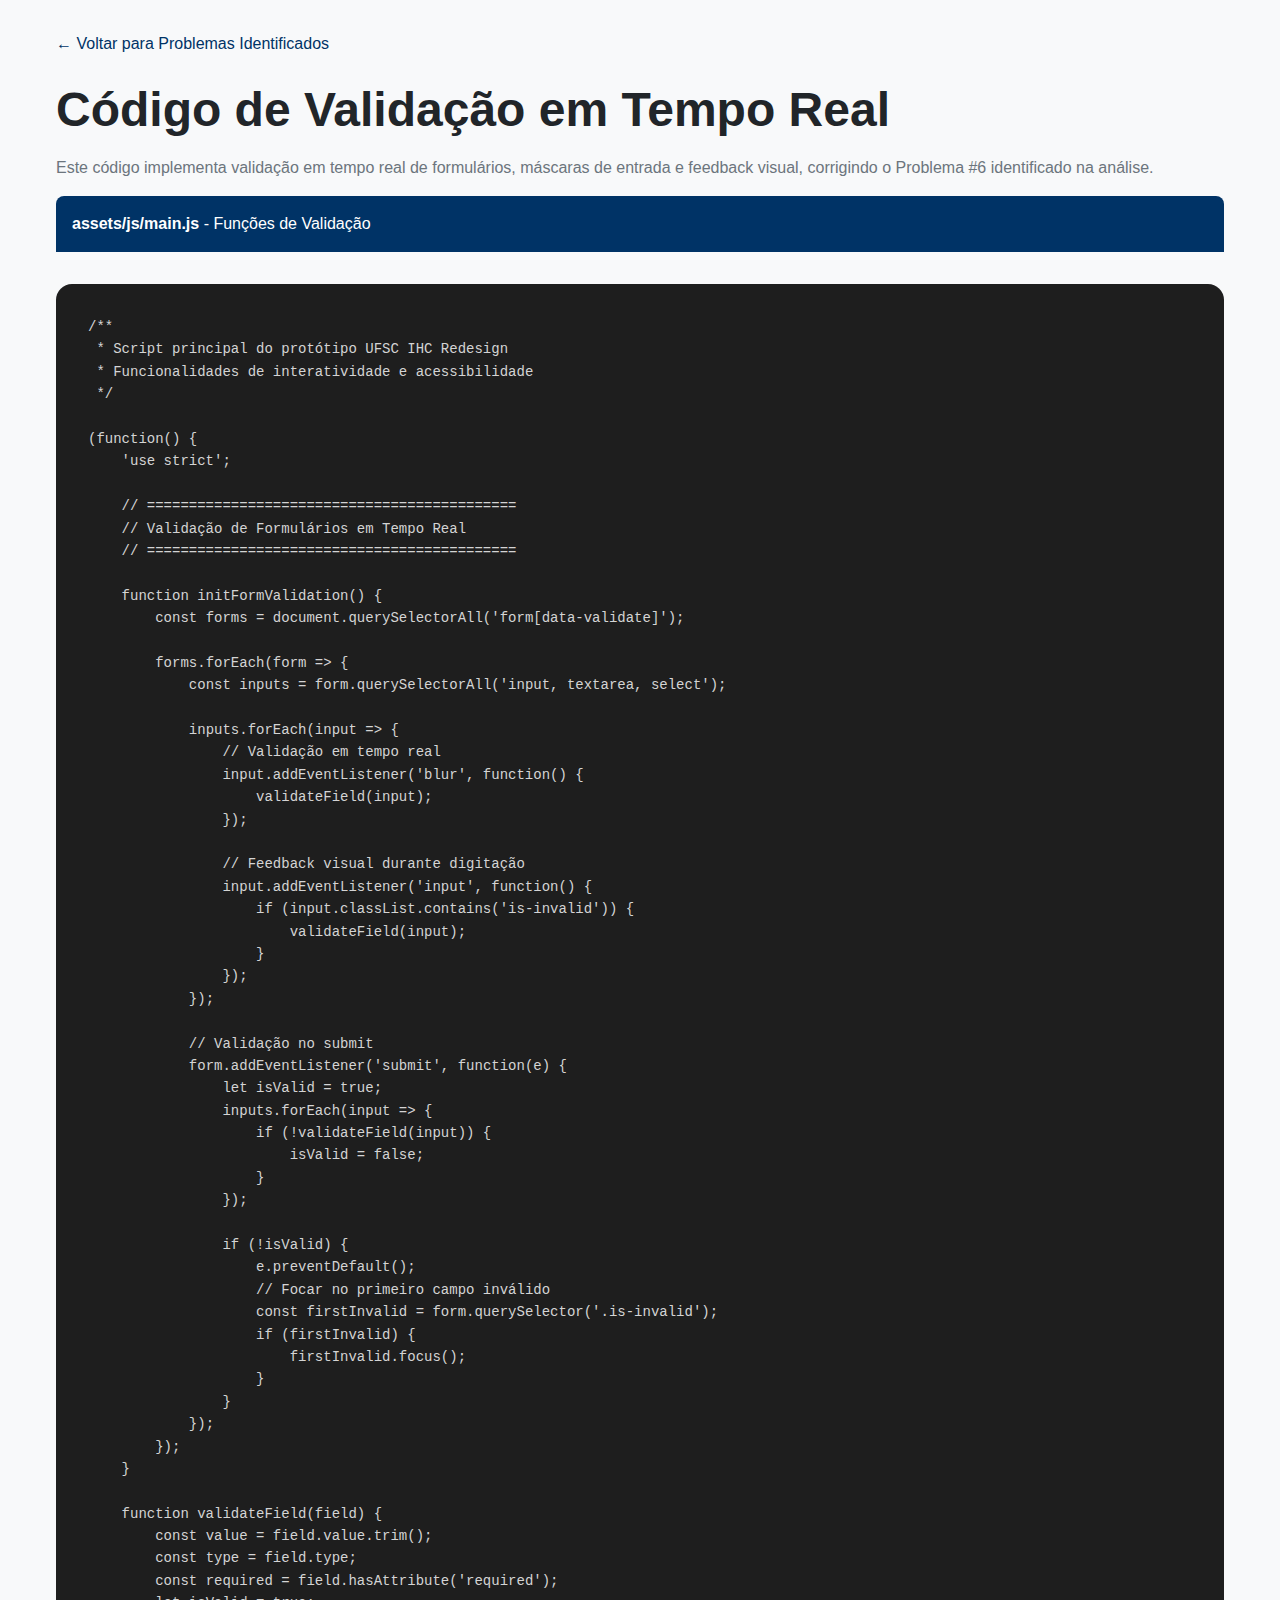
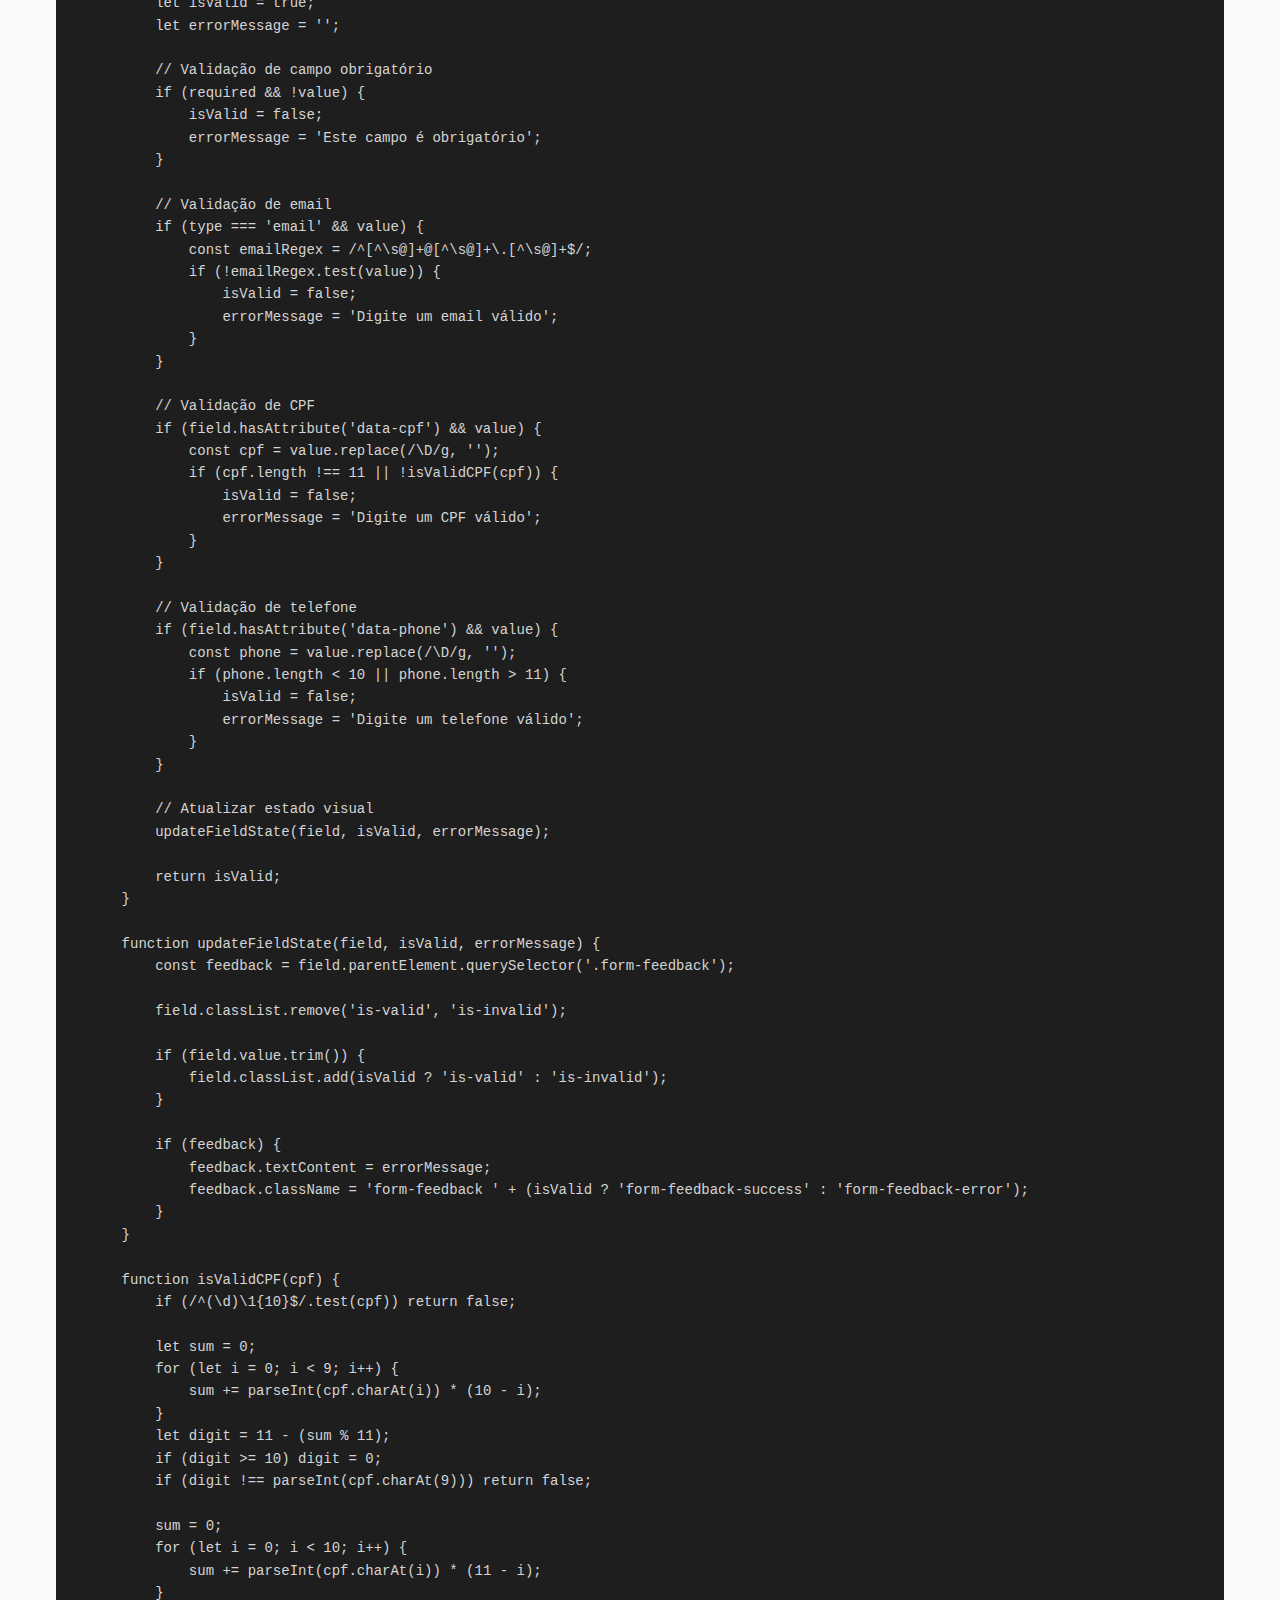
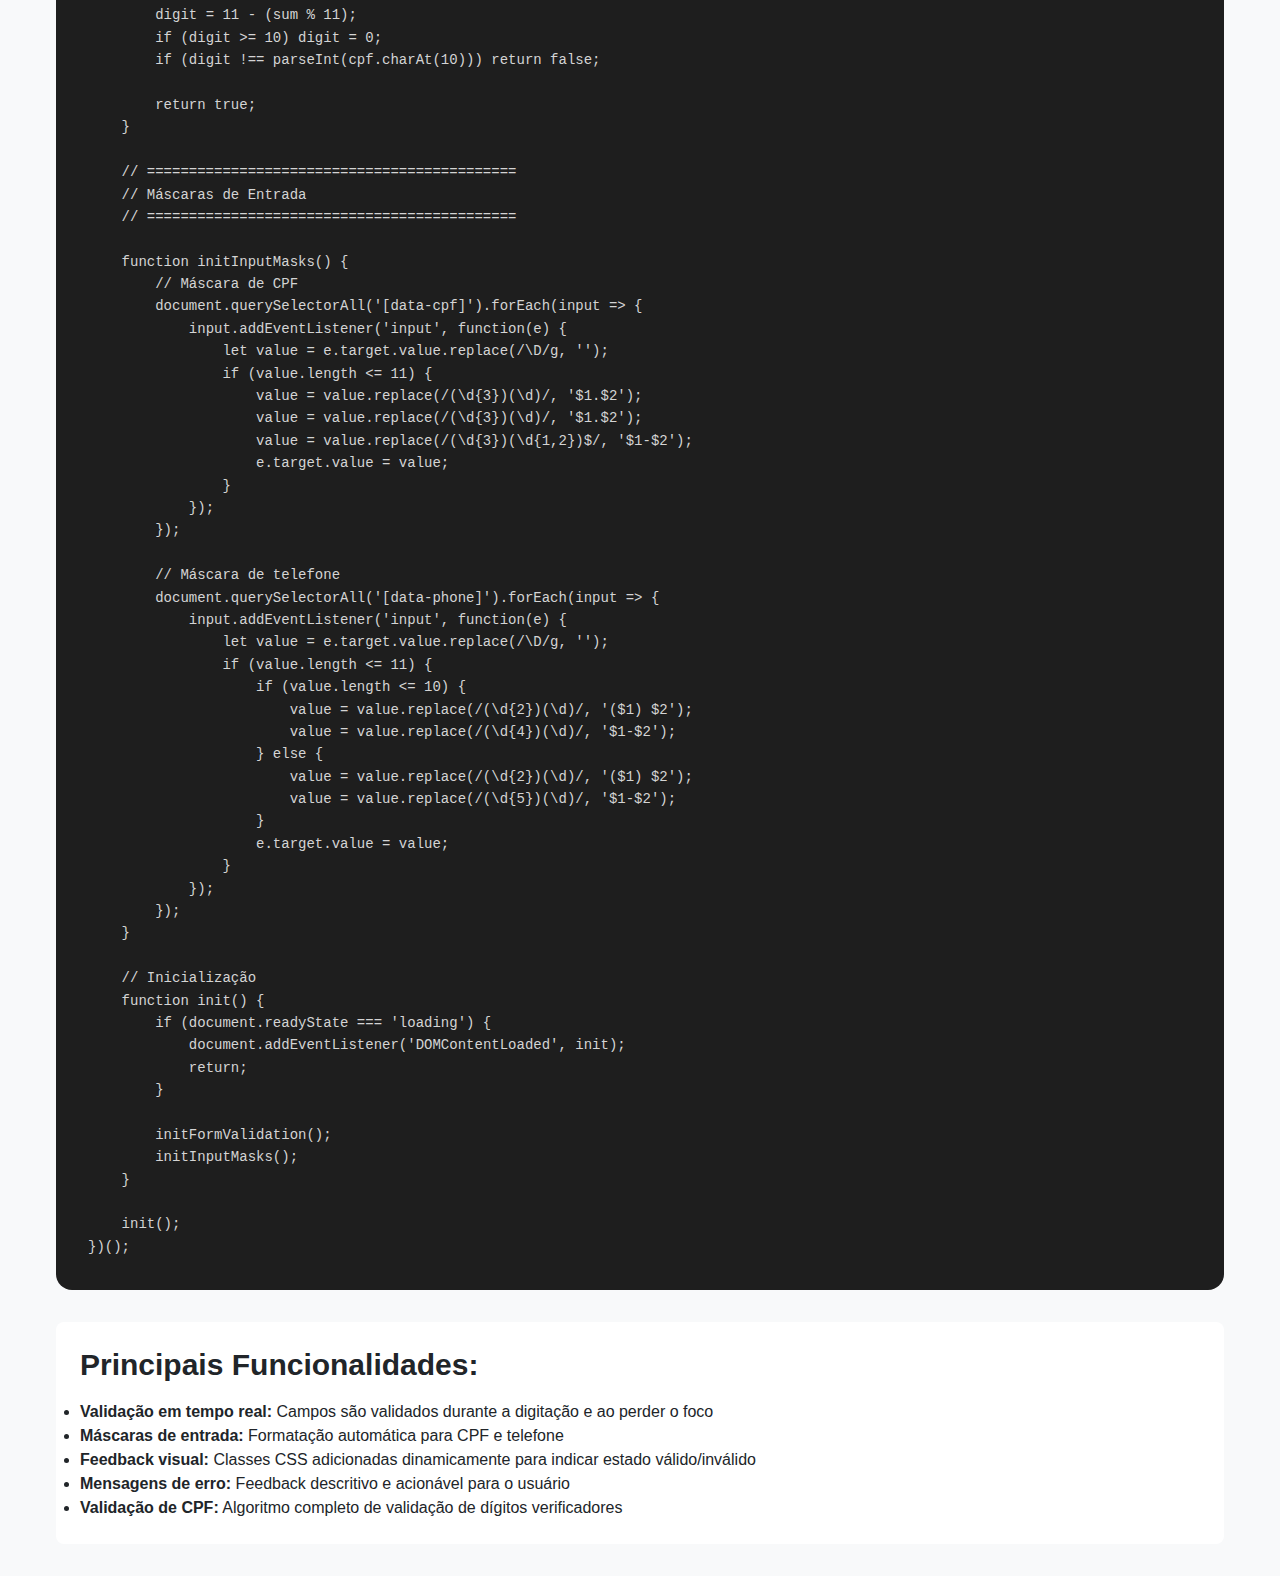
<file: pages/codigo-validacao.html>
<!DOCTYPE html>
<html lang="pt-BR">
<head>
    <meta charset="UTF-8">
    <meta name="viewport" content="width=device-width, initial-scale=1.0">
    <title>Código de Validação - UFSC IHC Redesign</title>
    <link rel="stylesheet" href="../../assets/css/style.css">
    <style>
        body {
            padding: var(--spacing-xl);
            background-color: var(--color-bg-secondary);
        }
        .code-container {
            background: #1e1e1e;
            color: #d4d4d4;
            padding: var(--spacing-xl);
            border-radius: var(--border-radius-lg);
            overflow-x: auto;
            font-family: 'Courier New', monospace;
            font-size: var(--font-size-sm);
            line-height: 1.6;
            margin: var(--spacing-xl) 0;
        }
        .code-header {
            background: var(--color-primary);
            color: white;
            padding: var(--spacing-md);
            border-radius: var(--border-radius-md) var(--border-radius-md) 0 0;
            margin: 0;
        }
        .back-link {
            display: inline-block;
            margin-bottom: var(--spacing-lg);
            color: var(--color-primary);
            text-decoration: none;
        }
        .back-link:hover {
            text-decoration: underline;
        }
        pre {
            margin: 0;
            white-space: pre-wrap;
            word-wrap: break-word;
        }
    </style>
</head>
<body>
    <div class="container">
        <a href="../../index.html#problemas" class="back-link">← Voltar para Problemas Identificados</a>
        <h1>Código de Validação em Tempo Real</h1>
        <p class="text-secondary">
            Este código implementa validação em tempo real de formulários, máscaras de entrada e feedback visual,
            corrigindo o Problema #6 identificado na análise.
        </p>
        
        <div class="code-header">
            <strong>assets/js/main.js</strong> - Funções de Validação
        </div>
        <div class="code-container">
            <pre><code>/**
 * Script principal do protótipo UFSC IHC Redesign
 * Funcionalidades de interatividade e acessibilidade
 */

(function() {
    'use strict';

    // ============================================
    // Validação de Formulários em Tempo Real
    // ============================================
    
    function initFormValidation() {
        const forms = document.querySelectorAll('form[data-validate]');
        
        forms.forEach(form => {
            const inputs = form.querySelectorAll('input, textarea, select');
            
            inputs.forEach(input => {
                // Validação em tempo real
                input.addEventListener('blur', function() {
                    validateField(input);
                });
                
                // Feedback visual durante digitação
                input.addEventListener('input', function() {
                    if (input.classList.contains('is-invalid')) {
                        validateField(input);
                    }
                });
            });
            
            // Validação no submit
            form.addEventListener('submit', function(e) {
                let isValid = true;
                inputs.forEach(input => {
                    if (!validateField(input)) {
                        isValid = false;
                    }
                });
                
                if (!isValid) {
                    e.preventDefault();
                    // Focar no primeiro campo inválido
                    const firstInvalid = form.querySelector('.is-invalid');
                    if (firstInvalid) {
                        firstInvalid.focus();
                    }
                }
            });
        });
    }
    
    function validateField(field) {
        const value = field.value.trim();
        const type = field.type;
        const required = field.hasAttribute('required');
        let isValid = true;
        let errorMessage = '';
        
        // Validação de campo obrigatório
        if (required && !value) {
            isValid = false;
            errorMessage = 'Este campo é obrigatório';
        }
        
        // Validação de email
        if (type === 'email' && value) {
            const emailRegex = /^[^\s@]+@[^\s@]+\.[^\s@]+$/;
            if (!emailRegex.test(value)) {
                isValid = false;
                errorMessage = 'Digite um email válido';
            }
        }
        
        // Validação de CPF
        if (field.hasAttribute('data-cpf') && value) {
            const cpf = value.replace(/\D/g, '');
            if (cpf.length !== 11 || !isValidCPF(cpf)) {
                isValid = false;
                errorMessage = 'Digite um CPF válido';
            }
        }
        
        // Validação de telefone
        if (field.hasAttribute('data-phone') && value) {
            const phone = value.replace(/\D/g, '');
            if (phone.length < 10 || phone.length > 11) {
                isValid = false;
                errorMessage = 'Digite um telefone válido';
            }
        }
        
        // Atualizar estado visual
        updateFieldState(field, isValid, errorMessage);
        
        return isValid;
    }
    
    function updateFieldState(field, isValid, errorMessage) {
        const feedback = field.parentElement.querySelector('.form-feedback');
        
        field.classList.remove('is-valid', 'is-invalid');
        
        if (field.value.trim()) {
            field.classList.add(isValid ? 'is-valid' : 'is-invalid');
        }
        
        if (feedback) {
            feedback.textContent = errorMessage;
            feedback.className = 'form-feedback ' + (isValid ? 'form-feedback-success' : 'form-feedback-error');
        }
    }
    
    function isValidCPF(cpf) {
        if (/^(\d)\1{10}$/.test(cpf)) return false;
        
        let sum = 0;
        for (let i = 0; i < 9; i++) {
            sum += parseInt(cpf.charAt(i)) * (10 - i);
        }
        let digit = 11 - (sum % 11);
        if (digit >= 10) digit = 0;
        if (digit !== parseInt(cpf.charAt(9))) return false;
        
        sum = 0;
        for (let i = 0; i < 10; i++) {
            sum += parseInt(cpf.charAt(i)) * (11 - i);
        }
        digit = 11 - (sum % 11);
        if (digit >= 10) digit = 0;
        if (digit !== parseInt(cpf.charAt(10))) return false;
        
        return true;
    }

    // ============================================
    // Máscaras de Entrada
    // ============================================
    
    function initInputMasks() {
        // Máscara de CPF
        document.querySelectorAll('[data-cpf]').forEach(input => {
            input.addEventListener('input', function(e) {
                let value = e.target.value.replace(/\D/g, '');
                if (value.length <= 11) {
                    value = value.replace(/(\d{3})(\d)/, '$1.$2');
                    value = value.replace(/(\d{3})(\d)/, '$1.$2');
                    value = value.replace(/(\d{3})(\d{1,2})$/, '$1-$2');
                    e.target.value = value;
                }
            });
        });
        
        // Máscara de telefone
        document.querySelectorAll('[data-phone]').forEach(input => {
            input.addEventListener('input', function(e) {
                let value = e.target.value.replace(/\D/g, '');
                if (value.length <= 11) {
                    if (value.length <= 10) {
                        value = value.replace(/(\d{2})(\d)/, '($1) $2');
                        value = value.replace(/(\d{4})(\d)/, '$1-$2');
                    } else {
                        value = value.replace(/(\d{2})(\d)/, '($1) $2');
                        value = value.replace(/(\d{5})(\d)/, '$1-$2');
                    }
                    e.target.value = value;
                }
            });
        });
    }

    // Inicialização
    function init() {
        if (document.readyState === 'loading') {
            document.addEventListener('DOMContentLoaded', init);
            return;
        }
        
        initFormValidation();
        initInputMasks();
    }
    
    init();
})();</code></pre>
        </div>
        
        <div style="margin-top: var(--spacing-xl); padding: var(--spacing-lg); background: white; border-radius: var(--border-radius-md);">
            <h3>Principais Funcionalidades:</h3>
            <ul>
                <li><strong>Validação em tempo real:</strong> Campos são validados durante a digitação e ao perder o foco</li>
                <li><strong>Máscaras de entrada:</strong> Formatação automática para CPF e telefone</li>
                <li><strong>Feedback visual:</strong> Classes CSS adicionadas dinamicamente para indicar estado válido/inválido</li>
                <li><strong>Mensagens de erro:</strong> Feedback descritivo e acionável para o usuário</li>
                <li><strong>Validação de CPF:</strong> Algoritmo completo de validação de dígitos verificadores</li>
            </ul>
        </div>
    </div>
</body>
</html>
</file>
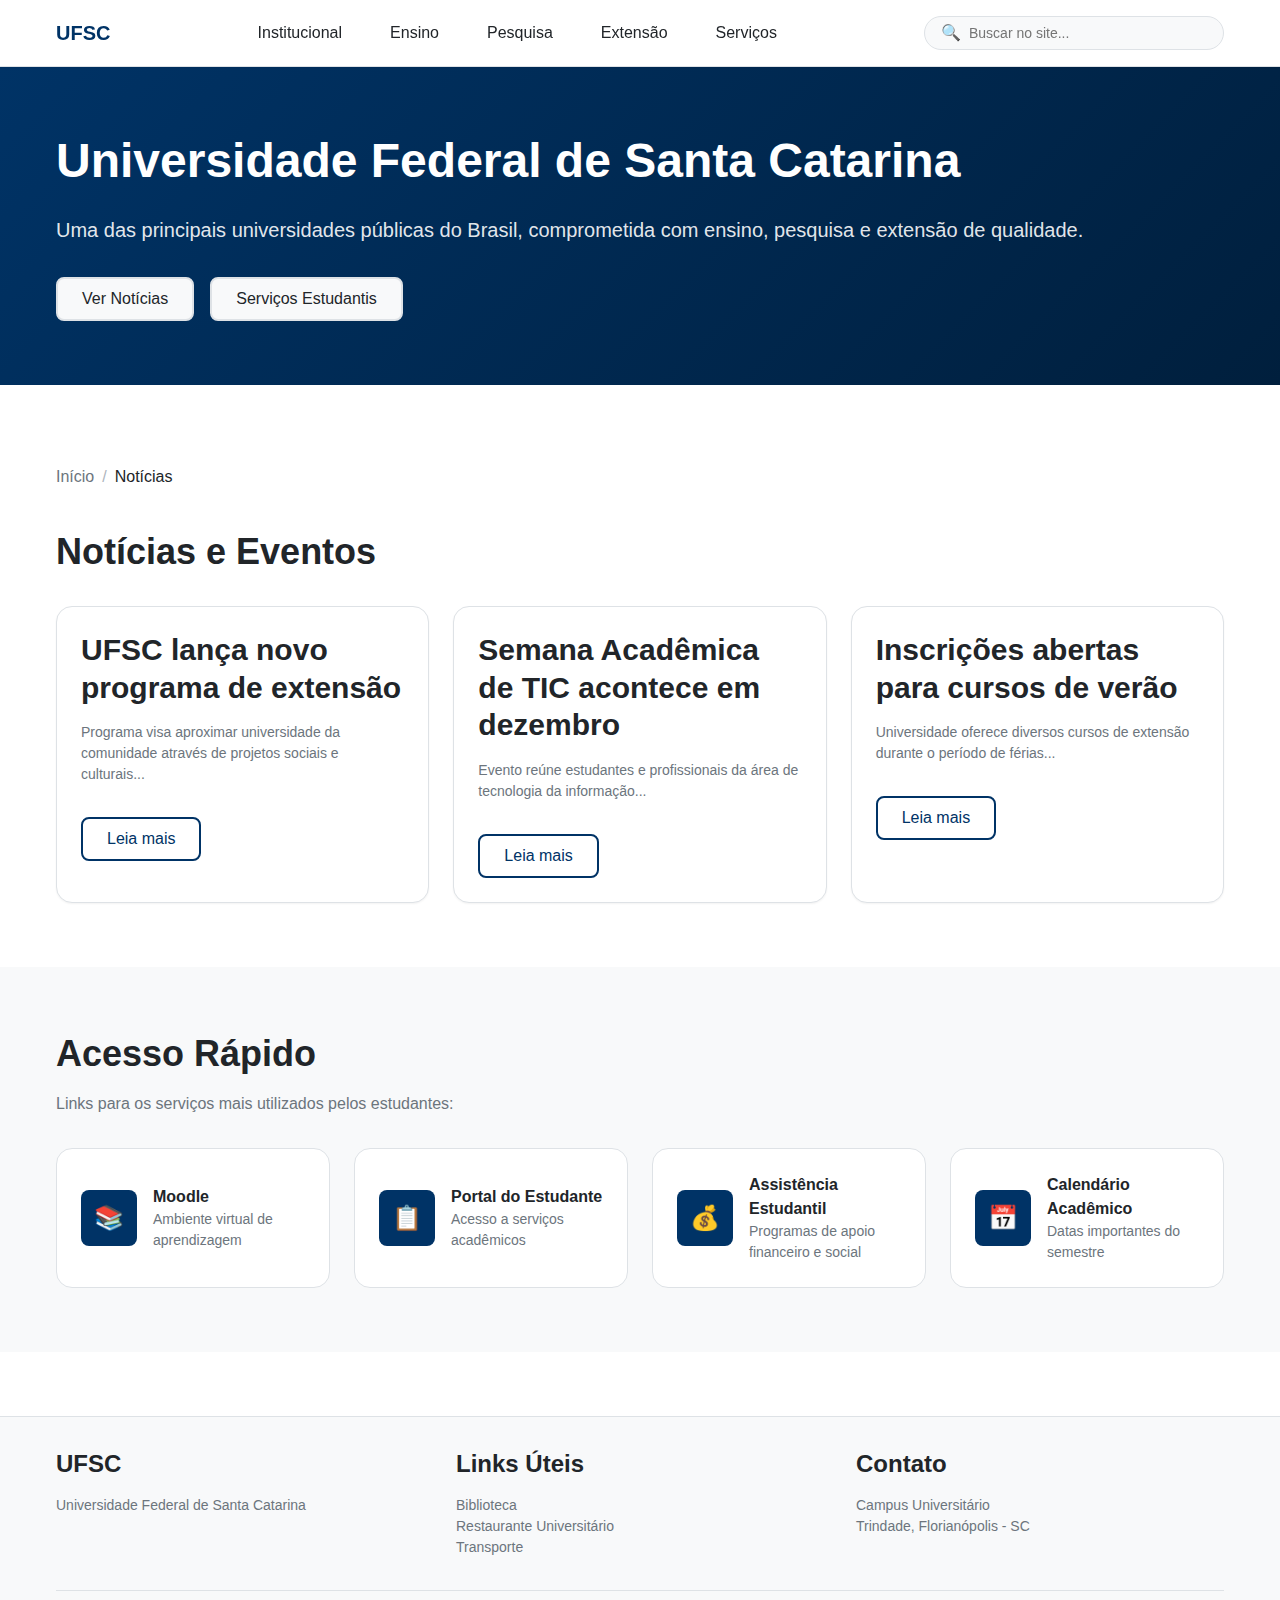
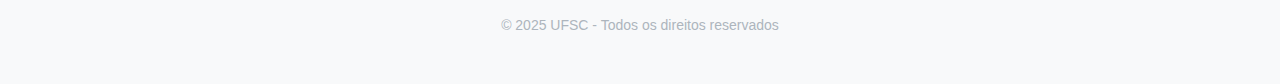
<file: pages/versions/homepage-new.html>
<!DOCTYPE html>
<html lang="pt-BR">
<head>
    <meta charset="UTF-8">
    <meta name="viewport" content="width=device-width, initial-scale=1.0">
    <title>UFSC - Homepage Corrigida</title>
    <link rel="stylesheet" href="../../assets/css/style.css">
    <style>
        /* Estilos específicos da homepage corrigida */
        body {
            margin: 0;
            padding: 0;
        }
        
        /* Header melhorado */
        .header-improved {
            background-color: var(--color-bg-primary);
            border-bottom: var(--border-width-thin) solid var(--color-border);
            padding: var(--spacing-md) 0;
            position: sticky;
            top: 0;
            z-index: 100;
            box-shadow: var(--shadow-sm);
        }
        
        .header-content {
            display: flex;
            align-items: center;
            justify-content: space-between;
            gap: var(--spacing-lg);
        }
        
        .logo-improved {
            font-size: var(--font-size-xl);
            font-weight: var(--font-weight-bold);
            color: var(--color-primary);
            text-decoration: none;
            display: flex;
            align-items: center;
            gap: var(--spacing-sm);
        }
        
        /* Navegação simplificada */
        .nav-main-improved {
            display: flex;
            list-style: none;
            gap: var(--spacing-md);
            margin: 0;
            padding: 0;
        }
        
        .nav-main-improved a {
            padding: var(--spacing-sm) var(--spacing-md);
            color: var(--color-text-primary);
            text-decoration: none;
            border-radius: var(--border-radius-md);
            transition: all var(--transition-fast);
            font-weight: var(--font-weight-medium);
            position: relative;
        }
        
        .nav-main-improved a:hover {
            background-color: var(--color-bg-secondary);
            color: var(--color-primary);
            transform: translateY(-1px);
        }
        
        .nav-main-improved a:focus {
            outline: 2px solid var(--color-primary);
            outline-offset: 2px;
        }
        
        /* Busca destacada */
        .search-improved {
            display: flex;
            align-items: center;
            gap: var(--spacing-sm);
            background-color: var(--color-bg-secondary);
            border-radius: var(--border-radius-full);
            padding: var(--spacing-xs) var(--spacing-md);
            border: var(--border-width-thin) solid var(--color-border);
            transition: all var(--transition-fast);
            min-width: 300px;
        }
        
        .search-improved:focus-within {
            border-color: var(--color-primary);
            box-shadow: 0 0 0 3px rgba(0, 51, 102, 0.1);
        }
        
        .search-improved input {
            border: none;
            background: transparent;
            outline: none;
            flex: 1;
            font-size: var(--font-size-sm);
        }
        
        /* Destaques */
        .highlights {
            background: linear-gradient(135deg, var(--color-primary) 0%, var(--color-primary-dark) 100%);
            color: white;
            padding: var(--spacing-3xl) 0;
        }
        
        .highlights h1 {
            color: white;
            font-size: var(--font-size-5xl);
            margin-bottom: var(--spacing-lg);
        }
        
        .highlights p {
            font-size: var(--font-size-xl);
            color: rgba(255, 255, 255, 0.9);
            margin-bottom: var(--spacing-xl);
        }
        
        /* Cards de notícias */
        .news-section {
            padding: var(--spacing-3xl) 0;
        }
        
        .news-grid-improved {
            display: grid;
            grid-template-columns: repeat(auto-fit, minmax(300px, 1fr));
            gap: var(--spacing-lg);
            margin-top: var(--spacing-xl);
        }
        
        .news-card {
            transition: all var(--transition-base);
            cursor: pointer;
        }
        
        .news-card:hover {
            transform: translateY(-4px);
            box-shadow: var(--shadow-lg);
        }
        
        /* Acesso rápido */
        .quick-access-section {
            background-color: var(--color-bg-secondary);
            padding: var(--spacing-3xl) 0;
        }
        
        .quick-access-grid {
            display: grid;
            grid-template-columns: repeat(auto-fit, minmax(250px, 1fr));
            gap: var(--spacing-lg);
            margin-top: var(--spacing-xl);
        }
        
        .quick-access-item {
            display: flex;
            align-items: center;
            gap: var(--spacing-md);
            padding: var(--spacing-lg);
            background-color: var(--color-bg-primary);
            border: var(--border-width-thin) solid var(--color-border);
            border-radius: var(--border-radius-lg);
            text-decoration: none;
            color: var(--color-text-primary);
            transition: all var(--transition-base);
        }
        
        .quick-access-item:hover {
            border-color: var(--color-primary);
            box-shadow: var(--shadow-md);
            transform: translateY(-2px);
        }
        
        .quick-access-item:focus {
            outline: 2px solid var(--color-primary);
            outline-offset: 2px;
        }
        
        .quick-access-icon {
            width: 56px;
            height: 56px;
            background-color: var(--color-primary);
            color: white;
            border-radius: var(--border-radius-md);
            display: flex;
            align-items: center;
            justify-content: center;
            font-size: var(--font-size-2xl);
            flex-shrink: 0;
        }
        
        /* Footer */
        .footer-improved {
            background-color: var(--color-bg-secondary);
            padding: var(--spacing-xl) 0;
            border-top: var(--border-width-thin) solid var(--color-border);
            margin-top: var(--spacing-3xl);
        }
    </style>
</head>
<body>
    <!-- Header com Navegação Melhorada -->
    <header class="header-improved">
        <div class="container">
            <div class="header-content">
                <a href="#" class="logo-improved">
                    UFSC
                </a>
                
                <!-- CORREÇÃO 1: Menu simplificado (5-7 itens) -->
                <nav aria-label="Navegação principal">
                    <ul class="nav-main-improved">
                        <li><a href="#institucional">Institucional</a></li>
                        <li><a href="#ensino">Ensino</a></li>
                        <li><a href="#pesquisa">Pesquisa</a></li>
                        <li><a href="#extensao">Extensão</a></li>
                        <li><a href="#servicos">Serviços</a></li>
                    </ul>
                </nav>
                
                <!-- CORREÇÃO 1: Busca destacada e acessível -->
                <div class="search-improved">
                    <span aria-hidden="true">🔍</span>
                    <input type="search" placeholder="Buscar no site..." aria-label="Buscar no site">
                </div>
            </div>
        </div>
    </header>

    <!-- Seção de Destaques -->
    <section class="highlights">
        <div class="container">
            <!-- CORREÇÃO 3: Hierarquia visual clara -->
            <h1>Universidade Federal de Santa Catarina</h1>
            <p>
                Uma das principais universidades públicas do Brasil, comprometida com ensino, 
                pesquisa e extensão de qualidade.
            </p>
            <div style="display: flex; gap: var(--spacing-md); flex-wrap: wrap;">
                <a href="#noticias" class="btn btn-secondary">Ver Notícias</a>
                <a href="#servicos" class="btn btn-secondary">Serviços Estudantis</a>
            </div>
        </div>
    </section>

    <!-- Notícias e Eventos -->
    <section id="noticias" class="news-section">
        <div class="container">
            <!-- CORREÇÃO 1: Breadcrumbs -->
            <nav aria-label="Breadcrumb" style="margin-bottom: var(--spacing-lg);">
                <ol class="breadcrumb">
                    <li class="breadcrumb-item"><a href="#">Início</a></li>
                    <li class="breadcrumb-item active" aria-current="page">Notícias</li>
                </ol>
            </nav>
            
            <h2>Notícias e Eventos</h2>
            
            <div class="news-grid-improved">
                <!-- CORREÇÃO 2: Cards com feedback visual -->
                <article class="card news-card">
                    <div class="card-body">
                        <h3>UFSC lança novo programa de extensão</h3>
                        <p style="font-size: var(--font-size-sm); color: var(--color-text-secondary);">
                            Programa visa aproximar universidade da comunidade através de projetos sociais e culturais...
                        </p>
                        <a href="#" class="btn btn-outline" style="margin-top: var(--spacing-md);">Leia mais</a>
                    </div>
                </article>
                
                <article class="card news-card">
                    <div class="card-body">
                        <h3>Semana Acadêmica de TIC acontece em dezembro</h3>
                        <p style="font-size: var(--font-size-sm); color: var(--color-text-secondary);">
                            Evento reúne estudantes e profissionais da área de tecnologia da informação...
                        </p>
                        <a href="#" class="btn btn-outline" style="margin-top: var(--spacing-md);">Leia mais</a>
                    </div>
                </article>
                
                <article class="card news-card">
                    <div class="card-body">
                        <h3>Inscrições abertas para cursos de verão</h3>
                        <p style="font-size: var(--font-size-sm); color: var(--color-text-secondary);">
                            Universidade oferece diversos cursos de extensão durante o período de férias...
                        </p>
                        <a href="#" class="btn btn-outline" style="margin-top: var(--spacing-md);">Leia mais</a>
                    </div>
                </article>
            </div>
        </div>
    </section>

    <!-- Acesso Rápido -->
    <section id="servicos" class="quick-access-section">
        <div class="container">
            <h2>Acesso Rápido</h2>
            <!-- CORREÇÃO 5: Linguagem clara (sem siglas sem explicação) -->
            <p class="text-secondary">
                Links para os serviços mais utilizados pelos estudantes:
            </p>
            
            <div class="quick-access-grid">
                <a href="#" class="quick-access-item">
                    <div class="quick-access-icon">📚</div>
                    <div>
                        <strong>Moodle</strong>
                        <p style="font-size: var(--font-size-sm); color: var(--color-text-secondary); margin: 0;">
                            Ambiente virtual de aprendizagem
                        </p>
                    </div>
                </a>
                
                <a href="#" class="quick-access-item">
                    <div class="quick-access-icon">📋</div>
                    <div>
                        <strong>Portal do Estudante</strong>
                        <p style="font-size: var(--font-size-sm); color: var(--color-text-secondary); margin: 0;">
                            Acesso a serviços acadêmicos
                        </p>
                    </div>
                </a>
                
                <a href="#" class="quick-access-item">
                    <div class="quick-access-icon">💰</div>
                    <div>
                        <strong>Assistência Estudantil</strong>
                        <p style="font-size: var(--font-size-sm); color: var(--color-text-secondary); margin: 0;">
                            Programas de apoio financeiro e social
                        </p>
                    </div>
                </a>
                
                <a href="#" class="quick-access-item">
                    <div class="quick-access-icon">📅</div>
                    <div>
                        <strong>Calendário Acadêmico</strong>
                        <p style="font-size: var(--font-size-sm); color: var(--color-text-secondary); margin: 0;">
                            Datas importantes do semestre
                        </p>
                    </div>
                </a>
            </div>
        </div>
    </section>

    <!-- Footer -->
    <footer class="footer-improved">
        <div class="container">
            <div style="display: grid; grid-template-columns: repeat(auto-fit, minmax(200px, 1fr)); gap: var(--spacing-xl);">
                <div>
                    <h4>UFSC</h4>
                    <p style="font-size: var(--font-size-sm); color: var(--color-text-secondary);">
                        Universidade Federal de Santa Catarina
                    </p>
                </div>
                <div>
                    <h4>Links Úteis</h4>
                    <ul style="list-style: none; padding: 0; font-size: var(--font-size-sm);">
                        <li><a href="#" style="color: var(--color-text-secondary);">Biblioteca</a></li>
                        <li><a href="#" style="color: var(--color-text-secondary);">Restaurante Universitário</a></li>
                        <li><a href="#" style="color: var(--color-text-secondary);">Transporte</a></li>
                    </ul>
                </div>
                <div>
                    <h4>Contato</h4>
                    <p style="font-size: var(--font-size-sm); color: var(--color-text-secondary);">
                        Campus Universitário<br>
                        Trindade, Florianópolis - SC
                    </p>
                </div>
            </div>
            <div style="text-align: center; margin-top: var(--spacing-xl); padding-top: var(--spacing-lg); border-top: var(--border-width-thin) solid var(--color-border);">
                <p style="font-size: var(--font-size-sm); color: var(--color-text-muted);">
                    © 2025 UFSC - Todos os direitos reservados
                </p>
            </div>
        </div>
    </footer>
</body>
</html>
</file>
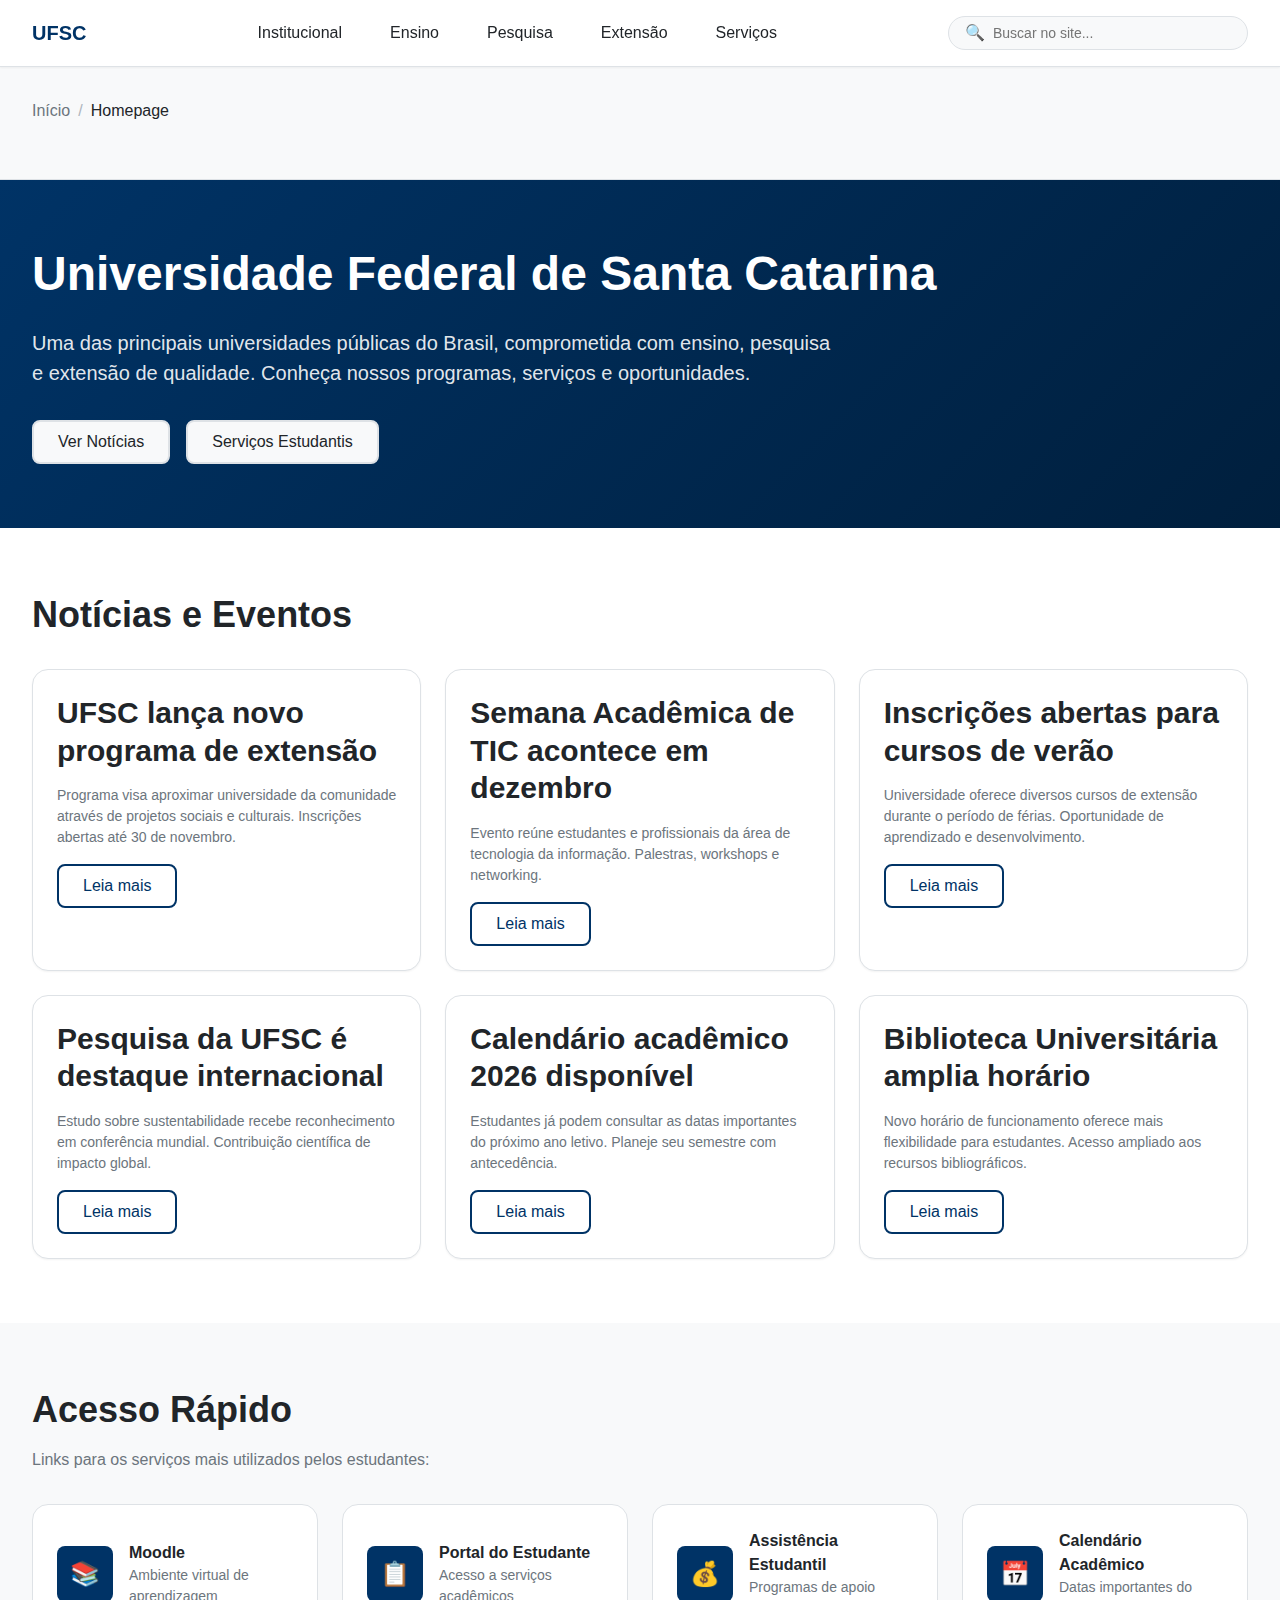
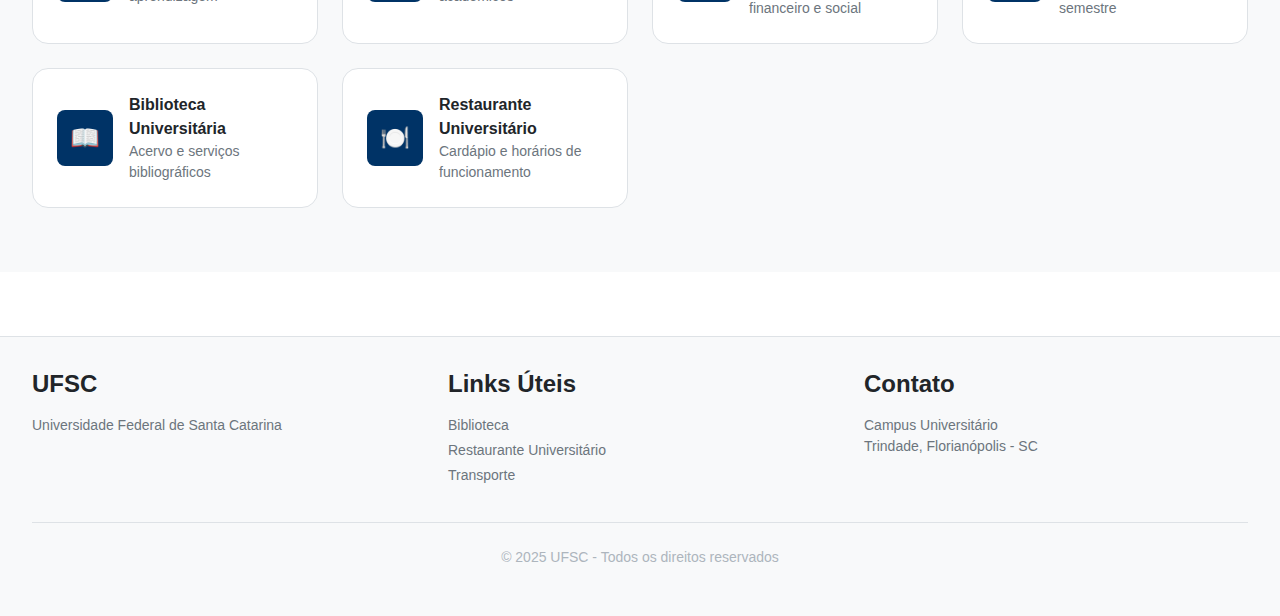
<file: pages/versions/homepage-preview-fullscreen.html>
<!DOCTYPE html>
<html lang="pt-BR">
<head>
    <meta charset="UTF-8">
    <meta name="viewport" content="width=device-width, initial-scale=1.0">
    <title>UFSC - Homepage Corrigida (Preview para Gravação)</title>
    <link rel="stylesheet" href="../../assets/css/style.css">
    <style>
        /* Estilos específicos da homepage corrigida - Preview Fullscreen */
        * {
            margin: 0;
            padding: 0;
            box-sizing: border-box;
        }
        
        body {
            margin: 0;
            padding: 0;
            font-family: var(--font-family-body);
            background-color: var(--color-bg-primary);
        }
        
        /* Header melhorado */
        .header-improved {
            background-color: var(--color-bg-primary);
            border-bottom: var(--border-width-thin) solid var(--color-border);
            padding: var(--spacing-md) 0;
            position: sticky;
            top: 0;
            z-index: 100;
            box-shadow: var(--shadow-sm);
        }
        
        .header-content {
            display: flex;
            align-items: center;
            justify-content: space-between;
            gap: var(--spacing-lg);
            max-width: 1400px;
            margin: 0 auto;
            padding: 0 var(--spacing-xl);
        }
        
        .logo-improved {
            font-size: var(--font-size-xl);
            font-weight: var(--font-weight-bold);
            color: var(--color-primary);
            text-decoration: none;
            display: flex;
            align-items: center;
            gap: var(--spacing-sm);
        }
        
        /* Navegação simplificada */
        .nav-main-improved {
            display: flex;
            list-style: none;
            gap: var(--spacing-md);
            margin: 0;
            padding: 0;
        }
        
        .nav-main-improved a {
            padding: var(--spacing-sm) var(--spacing-md);
            color: var(--color-text-primary);
            text-decoration: none;
            border-radius: var(--border-radius-md);
            transition: all var(--transition-fast);
            font-weight: var(--font-weight-medium);
            position: relative;
        }
        
        .nav-main-improved a:hover {
            background-color: var(--color-bg-secondary);
            color: var(--color-primary);
            transform: translateY(-1px);
        }
        
        .nav-main-improved a:focus {
            outline: 2px solid var(--color-primary);
            outline-offset: 2px;
        }
        
        .nav-main-improved a:active {
            transform: translateY(0);
        }
        
        /* Busca destacada */
        .search-improved {
            display: flex;
            align-items: center;
            gap: var(--spacing-sm);
            background-color: var(--color-bg-secondary);
            border-radius: var(--border-radius-full);
            padding: var(--spacing-xs) var(--spacing-md);
            border: var(--border-width-thin) solid var(--color-border);
            transition: all var(--transition-fast);
            min-width: 300px;
        }
        
        .search-improved:focus-within {
            border-color: var(--color-primary);
            box-shadow: 0 0 0 3px rgba(0, 51, 102, 0.1);
            transform: scale(1.02);
        }
        
        .search-improved input {
            border: none;
            background: transparent;
            outline: none;
            flex: 1;
            font-size: var(--font-size-sm);
        }
        
        /* Destaques */
        .highlights {
            background: linear-gradient(135deg, var(--color-primary) 0%, var(--color-primary-dark) 100%);
            color: white;
            padding: var(--spacing-3xl) 0;
        }
        
        .highlights-content {
            max-width: 1400px;
            margin: 0 auto;
            padding: 0 var(--spacing-xl);
        }
        
        .highlights h1 {
            color: white;
            font-size: var(--font-size-5xl);
            margin-bottom: var(--spacing-lg);
            line-height: var(--line-height-tight);
        }
        
        .highlights p {
            font-size: var(--font-size-xl);
            color: rgba(255, 255, 255, 0.9);
            margin-bottom: var(--spacing-xl);
            max-width: 800px;
        }
        
        /* Cards de notícias */
        .news-section {
            padding: var(--spacing-3xl) 0;
        }
        
        .news-content {
            max-width: 1400px;
            margin: 0 auto;
            padding: 0 var(--spacing-xl);
        }
        
        .news-grid-improved {
            display: grid;
            grid-template-columns: repeat(auto-fit, minmax(320px, 1fr));
            gap: var(--spacing-lg);
            margin-top: var(--spacing-xl);
        }
        
        .news-card {
            transition: all var(--transition-base);
            cursor: pointer;
        }
        
        .news-card:hover {
            transform: translateY(-4px);
            box-shadow: var(--shadow-lg);
            border-color: var(--color-primary);
        }
        
        .news-card:focus-within {
            outline: 2px solid var(--color-primary);
            outline-offset: 2px;
        }
        
        /* Acesso rápido */
        .quick-access-section {
            background-color: var(--color-bg-secondary);
            padding: var(--spacing-3xl) 0;
        }
        
        .quick-access-content {
            max-width: 1400px;
            margin: 0 auto;
            padding: 0 var(--spacing-xl);
        }
        
        .quick-access-grid {
            display: grid;
            grid-template-columns: repeat(auto-fit, minmax(280px, 1fr));
            gap: var(--spacing-lg);
            margin-top: var(--spacing-xl);
        }
        
        .quick-access-item {
            display: flex;
            align-items: center;
            gap: var(--spacing-md);
            padding: var(--spacing-lg);
            background-color: var(--color-bg-primary);
            border: var(--border-width-thin) solid var(--color-border);
            border-radius: var(--border-radius-lg);
            text-decoration: none;
            color: var(--color-text-primary);
            transition: all var(--transition-base);
        }
        
        .quick-access-item:hover {
            border-color: var(--color-primary);
            box-shadow: var(--shadow-md);
            transform: translateY(-2px);
        }
        
        .quick-access-item:focus {
            outline: 2px solid var(--color-primary);
            outline-offset: 2px;
        }
        
        .quick-access-icon {
            width: 56px;
            height: 56px;
            background-color: var(--color-primary);
            color: white;
            border-radius: var(--border-radius-md);
            display: flex;
            align-items: center;
            justify-content: center;
            font-size: var(--font-size-2xl);
            flex-shrink: 0;
        }
        
        /* Footer */
        .footer-improved {
            background-color: var(--color-bg-secondary);
            padding: var(--spacing-xl) 0;
            border-top: var(--border-width-thin) solid var(--color-border);
            margin-top: var(--spacing-3xl);
        }
        
        .footer-content {
            max-width: 1400px;
            margin: 0 auto;
            padding: 0 var(--spacing-xl);
        }
        
        /* Breadcrumbs */
        .breadcrumb-section {
            background-color: var(--color-bg-secondary);
            padding: var(--spacing-md) 0;
            border-bottom: var(--border-width-thin) solid var(--color-border);
        }
        
        .breadcrumb-content {
            max-width: 1400px;
            margin: 0 auto;
            padding: 0 var(--spacing-xl);
        }
    </style>
</head>
<body>
    <!-- Header com Navegação Melhorada -->
    <header class="header-improved">
        <div class="header-content">
            <a href="#" class="logo-improved">
                UFSC
            </a>
            
            <!-- CORREÇÃO 1: Menu simplificado (5-7 itens) -->
            <nav aria-label="Navegação principal">
                <ul class="nav-main-improved">
                    <li><a href="#institucional">Institucional</a></li>
                    <li><a href="#ensino">Ensino</a></li>
                    <li><a href="#pesquisa">Pesquisa</a></li>
                    <li><a href="#extensao">Extensão</a></li>
                    <li><a href="#servicos">Serviços</a></li>
                </ul>
            </nav>
            
            <!-- CORREÇÃO 1: Busca destacada e acessível -->
            <div class="search-improved">
                <span aria-hidden="true">🔍</span>
                <input type="search" placeholder="Buscar no site..." aria-label="Buscar no site">
            </div>
        </div>
    </header>

    <!-- Breadcrumbs -->
    <div class="breadcrumb-section">
        <div class="breadcrumb-content">
            <nav aria-label="Breadcrumb">
                <ol class="breadcrumb">
                    <li class="breadcrumb-item"><a href="#">Início</a></li>
                    <li class="breadcrumb-item active" aria-current="page">Homepage</li>
                </ol>
            </nav>
        </div>
    </div>

    <!-- Seção de Destaques -->
    <section class="highlights">
        <div class="highlights-content">
            <!-- CORREÇÃO 3: Hierarquia visual clara -->
            <h1>Universidade Federal de Santa Catarina</h1>
            <p>
                Uma das principais universidades públicas do Brasil, comprometida com ensino, 
                pesquisa e extensão de qualidade. Conheça nossos programas, serviços e oportunidades.
            </p>
            <div style="display: flex; gap: var(--spacing-md); flex-wrap: wrap;">
                <a href="#noticias" class="btn btn-secondary">Ver Notícias</a>
                <a href="#servicos" class="btn btn-secondary">Serviços Estudantis</a>
            </div>
        </div>
    </section>

    <!-- Notícias e Eventos -->
    <section id="noticias" class="news-section">
        <div class="news-content">
            <h2>Notícias e Eventos</h2>
            
            <div class="news-grid-improved">
                <!-- CORREÇÃO 2: Cards com feedback visual -->
                <article class="card news-card">
                    <div class="card-body">
                        <h3>UFSC lança novo programa de extensão</h3>
                        <p style="font-size: var(--font-size-sm); color: var(--color-text-secondary); margin-bottom: var(--spacing-md);">
                            Programa visa aproximar universidade da comunidade através de projetos sociais e culturais. 
                            Inscrições abertas até 30 de novembro.
                        </p>
                        <a href="#" class="btn btn-outline">Leia mais</a>
                    </div>
                </article>
                
                <article class="card news-card">
                    <div class="card-body">
                        <h3>Semana Acadêmica de TIC acontece em dezembro</h3>
                        <p style="font-size: var(--font-size-sm); color: var(--color-text-secondary); margin-bottom: var(--spacing-md);">
                            Evento reúne estudantes e profissionais da área de tecnologia da informação. 
                            Palestras, workshops e networking.
                        </p>
                        <a href="#" class="btn btn-outline">Leia mais</a>
                    </div>
                </article>
                
                <article class="card news-card">
                    <div class="card-body">
                        <h3>Inscrições abertas para cursos de verão</h3>
                        <p style="font-size: var(--font-size-sm); color: var(--color-text-secondary); margin-bottom: var(--spacing-md);">
                            Universidade oferece diversos cursos de extensão durante o período de férias. 
                            Oportunidade de aprendizado e desenvolvimento.
                        </p>
                        <a href="#" class="btn btn-outline">Leia mais</a>
                    </div>
                </article>
                
                <article class="card news-card">
                    <div class="card-body">
                        <h3>Pesquisa da UFSC é destaque internacional</h3>
                        <p style="font-size: var(--font-size-sm); color: var(--color-text-secondary); margin-bottom: var(--spacing-md);">
                            Estudo sobre sustentabilidade recebe reconhecimento em conferência mundial. 
                            Contribuição científica de impacto global.
                        </p>
                        <a href="#" class="btn btn-outline">Leia mais</a>
                    </div>
                </article>
                
                <article class="card news-card">
                    <div class="card-body">
                        <h3>Calendário acadêmico 2026 disponível</h3>
                        <p style="font-size: var(--font-size-sm); color: var(--color-text-secondary); margin-bottom: var(--spacing-md);">
                            Estudantes já podem consultar as datas importantes do próximo ano letivo. 
                            Planeje seu semestre com antecedência.
                        </p>
                        <a href="#" class="btn btn-outline">Leia mais</a>
                    </div>
                </article>
                
                <article class="card news-card">
                    <div class="card-body">
                        <h3>Biblioteca Universitária amplia horário</h3>
                        <p style="font-size: var(--font-size-sm); color: var(--color-text-secondary); margin-bottom: var(--spacing-md);">
                            Novo horário de funcionamento oferece mais flexibilidade para estudantes. 
                            Acesso ampliado aos recursos bibliográficos.
                        </p>
                        <a href="#" class="btn btn-outline">Leia mais</a>
                    </div>
                </article>
            </div>
        </div>
    </section>

    <!-- Acesso Rápido -->
    <section id="servicos" class="quick-access-section">
        <div class="quick-access-content">
            <h2>Acesso Rápido</h2>
            <!-- CORREÇÃO 5: Linguagem clara (sem siglas sem explicação) -->
            <p class="text-secondary">
                Links para os serviços mais utilizados pelos estudantes:
            </p>
            
            <div class="quick-access-grid">
                <a href="#" class="quick-access-item">
                    <div class="quick-access-icon">📚</div>
                    <div>
                        <strong>Moodle</strong>
                        <p style="font-size: var(--font-size-sm); color: var(--color-text-secondary); margin: 0;">
                            Ambiente virtual de aprendizagem
                        </p>
                    </div>
                </a>
                
                <a href="#" class="quick-access-item">
                    <div class="quick-access-icon">📋</div>
                    <div>
                        <strong>Portal do Estudante</strong>
                        <p style="font-size: var(--font-size-sm); color: var(--color-text-secondary); margin: 0;">
                            Acesso a serviços acadêmicos
                        </p>
                    </div>
                </a>
                
                <a href="#" class="quick-access-item">
                    <div class="quick-access-icon">💰</div>
                    <div>
                        <strong>Assistência Estudantil</strong>
                        <p style="font-size: var(--font-size-sm); color: var(--color-text-secondary); margin: 0;">
                            Programas de apoio financeiro e social
                        </p>
                    </div>
                </a>
                
                <a href="#" class="quick-access-item">
                    <div class="quick-access-icon">📅</div>
                    <div>
                        <strong>Calendário Acadêmico</strong>
                        <p style="font-size: var(--font-size-sm); color: var(--color-text-secondary); margin: 0;">
                            Datas importantes do semestre
                        </p>
                    </div>
                </a>
                
                <a href="#" class="quick-access-item">
                    <div class="quick-access-icon">📖</div>
                    <div>
                        <strong>Biblioteca Universitária</strong>
                        <p style="font-size: var(--font-size-sm); color: var(--color-text-secondary); margin: 0;">
                            Acervo e serviços bibliográficos
                        </p>
                    </div>
                </a>
                
                <a href="#" class="quick-access-item">
                    <div class="quick-access-icon">🍽️</div>
                    <div>
                        <strong>Restaurante Universitário</strong>
                        <p style="font-size: var(--font-size-sm); color: var(--color-text-secondary); margin: 0;">
                            Cardápio e horários de funcionamento
                        </p>
                    </div>
                </a>
            </div>
        </div>
    </section>

    <!-- Footer -->
    <footer class="footer-improved">
        <div class="footer-content">
            <div style="display: grid; grid-template-columns: repeat(auto-fit, minmax(200px, 1fr)); gap: var(--spacing-xl);">
                <div>
                    <h4>UFSC</h4>
                    <p style="font-size: var(--font-size-sm); color: var(--color-text-secondary);">
                        Universidade Federal de Santa Catarina
                    </p>
                </div>
                <div>
                    <h4>Links Úteis</h4>
                    <ul style="list-style: none; padding: 0; font-size: var(--font-size-sm);">
                        <li style="margin-bottom: var(--spacing-xs);"><a href="#" style="color: var(--color-text-secondary); text-decoration: none;">Biblioteca</a></li>
                        <li style="margin-bottom: var(--spacing-xs);"><a href="#" style="color: var(--color-text-secondary); text-decoration: none;">Restaurante Universitário</a></li>
                        <li style="margin-bottom: var(--spacing-xs);"><a href="#" style="color: var(--color-text-secondary); text-decoration: none;">Transporte</a></li>
                    </ul>
                </div>
                <div>
                    <h4>Contato</h4>
                    <p style="font-size: var(--font-size-sm); color: var(--color-text-secondary);">
                        Campus Universitário<br>
                        Trindade, Florianópolis - SC
                    </p>
                </div>
            </div>
            <div style="text-align: center; margin-top: var(--spacing-xl); padding-top: var(--spacing-lg); border-top: var(--border-width-thin) solid var(--color-border);">
                <p style="font-size: var(--font-size-sm); color: var(--color-text-muted);">
                    © 2025 UFSC - Todos os direitos reservados
                </p>
            </div>
        </div>
    </footer>
</body>
</html>
</file>
<file: assets/css/style.css>
/* ============================================
   Design System - UFSC IHC Redesign
   ============================================ */

/* Variáveis CSS - Design Tokens */
:root {
  /* Cores */
  --color-primary: #003366;
  --color-primary-light: #004d99;
  --color-primary-dark: #001f3d;
  --color-secondary: #FFCC00;
  --color-secondary-light: #FFD633;
  --color-secondary-dark: #CC9900;
  
  --color-success: #28A745;
  --color-error: #DC3545;
  --color-warning: #FFC107;
  --color-info: #17A2B8;
  
  --color-text-primary: #212529;
  --color-text-secondary: #6C757D;
  --color-text-muted: #ADB5BD;
  
  --color-bg-primary: #FFFFFF;
  --color-bg-secondary: #F8F9FA;
  --color-bg-tertiary: #E9ECEF;
  
  --color-border: #DEE2E6;
  --color-border-light: #E9ECEF;
  
  /* Tipografia */
  --font-family-heading: 'Roboto', -apple-system, BlinkMacSystemFont, 'Segoe UI', sans-serif;
  --font-family-body: 'Open Sans', -apple-system, BlinkMacSystemFont, 'Segoe UI', sans-serif;
  --font-family-mono: 'Courier New', monospace;
  
  --font-size-xs: 0.75rem;    /* 12px */
  --font-size-sm: 0.875rem;   /* 14px */
  --font-size-base: 1rem;     /* 16px */
  --font-size-lg: 1.125rem;    /* 18px */
  --font-size-xl: 1.25rem;     /* 20px */
  --font-size-2xl: 1.5rem;    /* 24px */
  --font-size-3xl: 1.875rem;   /* 30px */
  --font-size-4xl: 2.25rem;    /* 36px */
  --font-size-5xl: 3rem;      /* 48px */
  
  --font-weight-light: 300;
  --font-weight-normal: 400;
  --font-weight-medium: 500;
  --font-weight-semibold: 600;
  --font-weight-bold: 700;
  
  --line-height-tight: 1.25;
  --line-height-normal: 1.5;
  --line-height-relaxed: 1.75;
  
  /* Espaçamentos */
  --spacing-xs: 0.25rem;   /* 4px */
  --spacing-sm: 0.5rem;     /* 8px */
  --spacing-md: 1rem;      /* 16px */
  --spacing-lg: 1.5rem;    /* 24px */
  --spacing-xl: 2rem;      /* 32px */
  --spacing-2xl: 3rem;     /* 48px */
  --spacing-3xl: 4rem;     /* 64px */
  
  /* Bordas */
  --border-radius-sm: 0.25rem;  /* 4px */
  --border-radius-md: 0.5rem;   /* 8px */
  --border-radius-lg: 1rem;     /* 16px */
  --border-radius-full: 9999px;
  
  --border-width-thin: 1px;
  --border-width-medium: 2px;
  --border-width-thick: 4px;
  
  /* Sombras */
  --shadow-sm: 0 1px 2px 0 rgba(0, 0, 0, 0.05);
  --shadow-md: 0 4px 6px -1px rgba(0, 0, 0, 0.1), 0 2px 4px -1px rgba(0, 0, 0, 0.06);
  --shadow-lg: 0 10px 15px -3px rgba(0, 0, 0, 0.1), 0 4px 6px -2px rgba(0, 0, 0, 0.05);
  --shadow-xl: 0 20px 25px -5px rgba(0, 0, 0, 0.1), 0 10px 10px -5px rgba(0, 0, 0, 0.04);
  
  /* Transições */
  --transition-fast: 150ms ease-in-out;
  --transition-base: 300ms ease-in-out;
  --transition-slow: 500ms ease-in-out;
  
  /* Z-index */
  --z-dropdown: 1000;
  --z-sticky: 1020;
  --z-fixed: 1030;
  --z-modal-backdrop: 1040;
  --z-modal: 1050;
  --z-popover: 1060;
  --z-tooltip: 1070;
  
  /* Breakpoints (para referência em JS) */
  --breakpoint-sm: 640px;
  --breakpoint-md: 768px;
  --breakpoint-lg: 1024px;
  --breakpoint-xl: 1280px;
  --breakpoint-2xl: 1536px;
}

/* ============================================
   Reset e Base
   ============================================ */

*,
*::before,
*::after {
  box-sizing: border-box;
  margin: 0;
  padding: 0;
}

html {
  font-size: 16px;
  -webkit-text-size-adjust: 100%;
  -webkit-font-smoothing: antialiased;
  -moz-osx-font-smoothing: grayscale;
}

body {
  font-family: var(--font-family-body);
  font-size: var(--font-size-base);
  font-weight: var(--font-weight-normal);
  line-height: var(--line-height-normal);
  color: var(--color-text-primary);
  background-color: var(--color-bg-primary);
}

/* ============================================
   Tipografia
   ============================================ */

h1, h2, h3, h4, h5, h6 {
  font-family: var(--font-family-heading);
  font-weight: var(--font-weight-bold);
  line-height: var(--line-height-tight);
  color: var(--color-text-primary);
  margin-bottom: var(--spacing-md);
}

h1 { font-size: var(--font-size-5xl); }
h2 { font-size: var(--font-size-4xl); }
h3 { font-size: var(--font-size-3xl); }
h4 { font-size: var(--font-size-2xl); }
h5 { font-size: var(--font-size-xl); }
h6 { font-size: var(--font-size-lg); }

p {
  margin-bottom: var(--spacing-md);
}

a {
  color: var(--color-primary);
  text-decoration: none;
  transition: color var(--transition-fast);
}

a:hover {
  color: var(--color-primary-dark);
  text-decoration: underline;
}

a:focus {
  outline: 2px solid var(--color-primary);
  outline-offset: 2px;
  border-radius: var(--border-radius-sm);
}

/* ============================================
   Layout
   ============================================ */

.container {
  width: 100%;
  max-width: 1200px;
  margin: 0 auto;
  padding: 0 var(--spacing-md);
}

.container-fluid {
  width: 100%;
  padding: 0 var(--spacing-md);
}

/* Grid System */
.grid {
  display: grid;
  gap: var(--spacing-md);
}

.grid-cols-1 { grid-template-columns: repeat(1, minmax(0, 1fr)); }
.grid-cols-2 { grid-template-columns: repeat(2, minmax(0, 1fr)); }
.grid-cols-3 { grid-template-columns: repeat(3, minmax(0, 1fr)); }
.grid-cols-4 { grid-template-columns: repeat(4, minmax(0, 1fr)); }

/* Flexbox Utilities */
.flex {
  display: flex;
}

.flex-col {
  flex-direction: column;
}

.items-center {
  align-items: center;
}

.justify-center {
  justify-content: center;
}

.justify-between {
  justify-content: space-between;
}

.gap-sm { gap: var(--spacing-sm); }
.gap-md { gap: var(--spacing-md); }
.gap-lg { gap: var(--spacing-lg); }

/* ============================================
   Componentes - Botões
   ============================================ */

.btn {
  display: inline-flex;
  align-items: center;
  justify-content: center;
  padding: var(--spacing-sm) var(--spacing-lg);
  font-family: var(--font-family-body);
  font-size: var(--font-size-base);
  font-weight: var(--font-weight-medium);
  line-height: 1.5;
  text-align: center;
  text-decoration: none;
  white-space: nowrap;
  vertical-align: middle;
  cursor: pointer;
  user-select: none;
  border: var(--border-width-medium) solid transparent;
  border-radius: var(--border-radius-md);
  transition: all var(--transition-base);
}

.btn:focus {
  outline: 2px solid var(--color-primary);
  outline-offset: 2px;
}

.btn-primary {
  color: var(--color-bg-primary);
  background-color: var(--color-primary);
  border-color: var(--color-primary);
}

.btn-primary:hover {
  background-color: var(--color-primary-dark);
  border-color: var(--color-primary-dark);
  transform: translateY(-1px);
  box-shadow: var(--shadow-md);
}

.btn-primary:active {
  transform: translateY(0);
  box-shadow: var(--shadow-sm);
}

.btn-secondary {
  color: var(--color-text-primary);
  background-color: var(--color-bg-secondary);
  border-color: var(--color-border);
}

.btn-secondary:hover {
  background-color: var(--color-bg-tertiary);
  border-color: var(--color-text-secondary);
}

.btn-outline {
  color: var(--color-primary);
  background-color: transparent;
  border-color: var(--color-primary);
}

.btn-outline:hover {
  color: var(--color-bg-primary);
  background-color: var(--color-primary);
}

/* ============================================
   Componentes - Formulários
   ============================================ */

.form-group {
  margin-bottom: var(--spacing-lg);
}

.form-label {
  display: block;
  margin-bottom: var(--spacing-sm);
  font-weight: var(--font-weight-medium);
  color: var(--color-text-primary);
}

.form-control {
  display: block;
  width: 100%;
  padding: var(--spacing-sm) var(--spacing-md);
  font-family: var(--font-family-body);
  font-size: var(--font-size-base);
  line-height: var(--line-height-normal);
  color: var(--color-text-primary);
  background-color: var(--color-bg-primary);
  border: var(--border-width-thin) solid var(--color-border);
  border-radius: var(--border-radius-md);
  transition: border-color var(--transition-fast), box-shadow var(--transition-fast);
}

.form-control:focus {
  outline: none;
  border-color: var(--color-primary);
  box-shadow: 0 0 0 3px rgba(0, 51, 102, 0.1);
}

.form-control:invalid {
  border-color: var(--color-error);
}

.form-control:invalid:focus {
  box-shadow: 0 0 0 3px rgba(220, 53, 69, 0.1);
}

.form-feedback {
  display: block;
  margin-top: var(--spacing-xs);
  font-size: var(--font-size-sm);
}

.form-feedback-error {
  color: var(--color-error);
}

.form-feedback-success {
  color: var(--color-success);
}

/* ============================================
   Componentes - Cards
   ============================================ */

.card {
  display: flex;
  flex-direction: column;
  background-color: var(--color-bg-primary);
  border: var(--border-width-thin) solid var(--color-border);
  border-radius: var(--border-radius-lg);
  box-shadow: var(--shadow-sm);
  transition: box-shadow var(--transition-base), transform var(--transition-base);
}

.card:hover {
  box-shadow: var(--shadow-md);
  transform: translateY(-2px);
}

.card-header {
  padding: var(--spacing-lg);
  border-bottom: var(--border-width-thin) solid var(--color-border);
}

.card-body {
  padding: var(--spacing-lg);
  flex: 1 1 auto;
}

.card-footer {
  padding: var(--spacing-lg);
  border-top: var(--border-width-thin) solid var(--color-border);
  background-color: var(--color-bg-secondary);
}

/* ============================================
   Componentes - Navegação
   ============================================ */

.navbar {
  display: flex;
  align-items: center;
  justify-content: space-between;
  padding: var(--spacing-md) 0;
  background-color: var(--color-bg-primary);
  border-bottom: var(--border-width-thin) solid var(--color-border);
}

.navbar-brand {
  font-size: var(--font-size-xl);
  font-weight: var(--font-weight-bold);
  color: var(--color-primary);
}

.nav-menu {
  display: flex;
  list-style: none;
  gap: var(--spacing-lg);
}

.nav-link {
  padding: var(--spacing-sm) var(--spacing-md);
  color: var(--color-text-primary);
  text-decoration: none;
  border-radius: var(--border-radius-md);
  transition: background-color var(--transition-fast);
}

.nav-link:hover {
  background-color: var(--color-bg-secondary);
  text-decoration: none;
}

.nav-link:focus {
  outline: 2px solid var(--color-primary);
  outline-offset: 2px;
}

.nav-link.active {
  color: var(--color-primary);
  font-weight: var(--font-weight-semibold);
  background-color: rgba(0, 51, 102, 0.1);
}

/* Breadcrumbs */
.breadcrumb {
  display: flex;
  flex-wrap: wrap;
  list-style: none;
  padding: var(--spacing-md) 0;
  margin-bottom: var(--spacing-lg);
}

.breadcrumb-item {
  display: flex;
  align-items: center;
}

.breadcrumb-item + .breadcrumb-item::before {
  content: "/";
  padding: 0 var(--spacing-sm);
  color: var(--color-text-muted);
}

.breadcrumb-item a {
  color: var(--color-text-secondary);
}

.breadcrumb-item.active {
  color: var(--color-text-primary);
}

/* ============================================
   Componentes - Alertas
   ============================================ */

.alert {
  position: relative;
  padding: var(--spacing-md);
  margin-bottom: var(--spacing-md);
  border: var(--border-width-thin) solid transparent;
  border-radius: var(--border-radius-md);
}

.alert-success {
  color: #155724;
  background-color: #d4edda;
  border-color: #c3e6cb;
}

.alert-error {
  color: #721c24;
  background-color: #f8d7da;
  border-color: #f5c6cb;
}

.alert-warning {
  color: #856404;
  background-color: #fff3cd;
  border-color: #ffeaa7;
}

.alert-info {
  color: #0c5460;
  background-color: #d1ecf1;
  border-color: #bee5eb;
}

/* ============================================
   Utilitários
   ============================================ */

.text-center { text-align: center; }
.text-left { text-align: left; }
.text-right { text-align: right; }

.text-primary { color: var(--color-primary); }
.text-secondary { color: var(--color-text-secondary); }
.text-muted { color: var(--color-text-muted); }
.text-success { color: var(--color-success); }
.text-error { color: var(--color-error); }

.mt-sm { margin-top: var(--spacing-sm); }
.mt-md { margin-top: var(--spacing-md); }
.mt-lg { margin-top: var(--spacing-lg); }
.mt-xl { margin-top: var(--spacing-xl); }

.mb-sm { margin-bottom: var(--spacing-sm); }
.mb-md { margin-bottom: var(--spacing-md); }
.mb-lg { margin-bottom: var(--spacing-lg); }
.mb-xl { margin-bottom: var(--spacing-xl); }

.sr-only {
  position: absolute;
  width: 1px;
  height: 1px;
  padding: 0;
  margin: -1px;
  overflow: hidden;
  clip: rect(0, 0, 0, 0);
  white-space: nowrap;
  border-width: 0;
}

/* ============================================
   Responsividade
   ============================================ */

@media (max-width: 768px) {
  .container {
    padding: 0 var(--spacing-sm);
  }
  
  .grid-cols-2,
  .grid-cols-3,
  .grid-cols-4 {
    grid-template-columns: 1fr;
  }
  
  h1 { font-size: var(--font-size-4xl); }
  h2 { font-size: var(--font-size-3xl); }
  h3 { font-size: var(--font-size-2xl); }
  
  .nav-menu {
    flex-direction: column;
    gap: var(--spacing-sm);
  }
}

/* ============================================
   Acessibilidade
   ============================================ */

/* Foco visível para navegação por teclado */
*:focus-visible {
  outline: 2px solid var(--color-primary);
  outline-offset: 2px;
}

/* Alto contraste */
@media (prefers-contrast: high) {
  :root {
    --color-border: #000000;
    --shadow-md: 0 4px 6px -1px rgba(0, 0, 0, 0.3);
  }
}

/* Redução de movimento */
@media (prefers-reduced-motion: reduce) {
  *,
  *::before,
  *::after {
    animation-duration: 0.01ms !important;
    animation-iteration-count: 1 !important;
    transition-duration: 0.01ms !important;
  }
}
</file>
